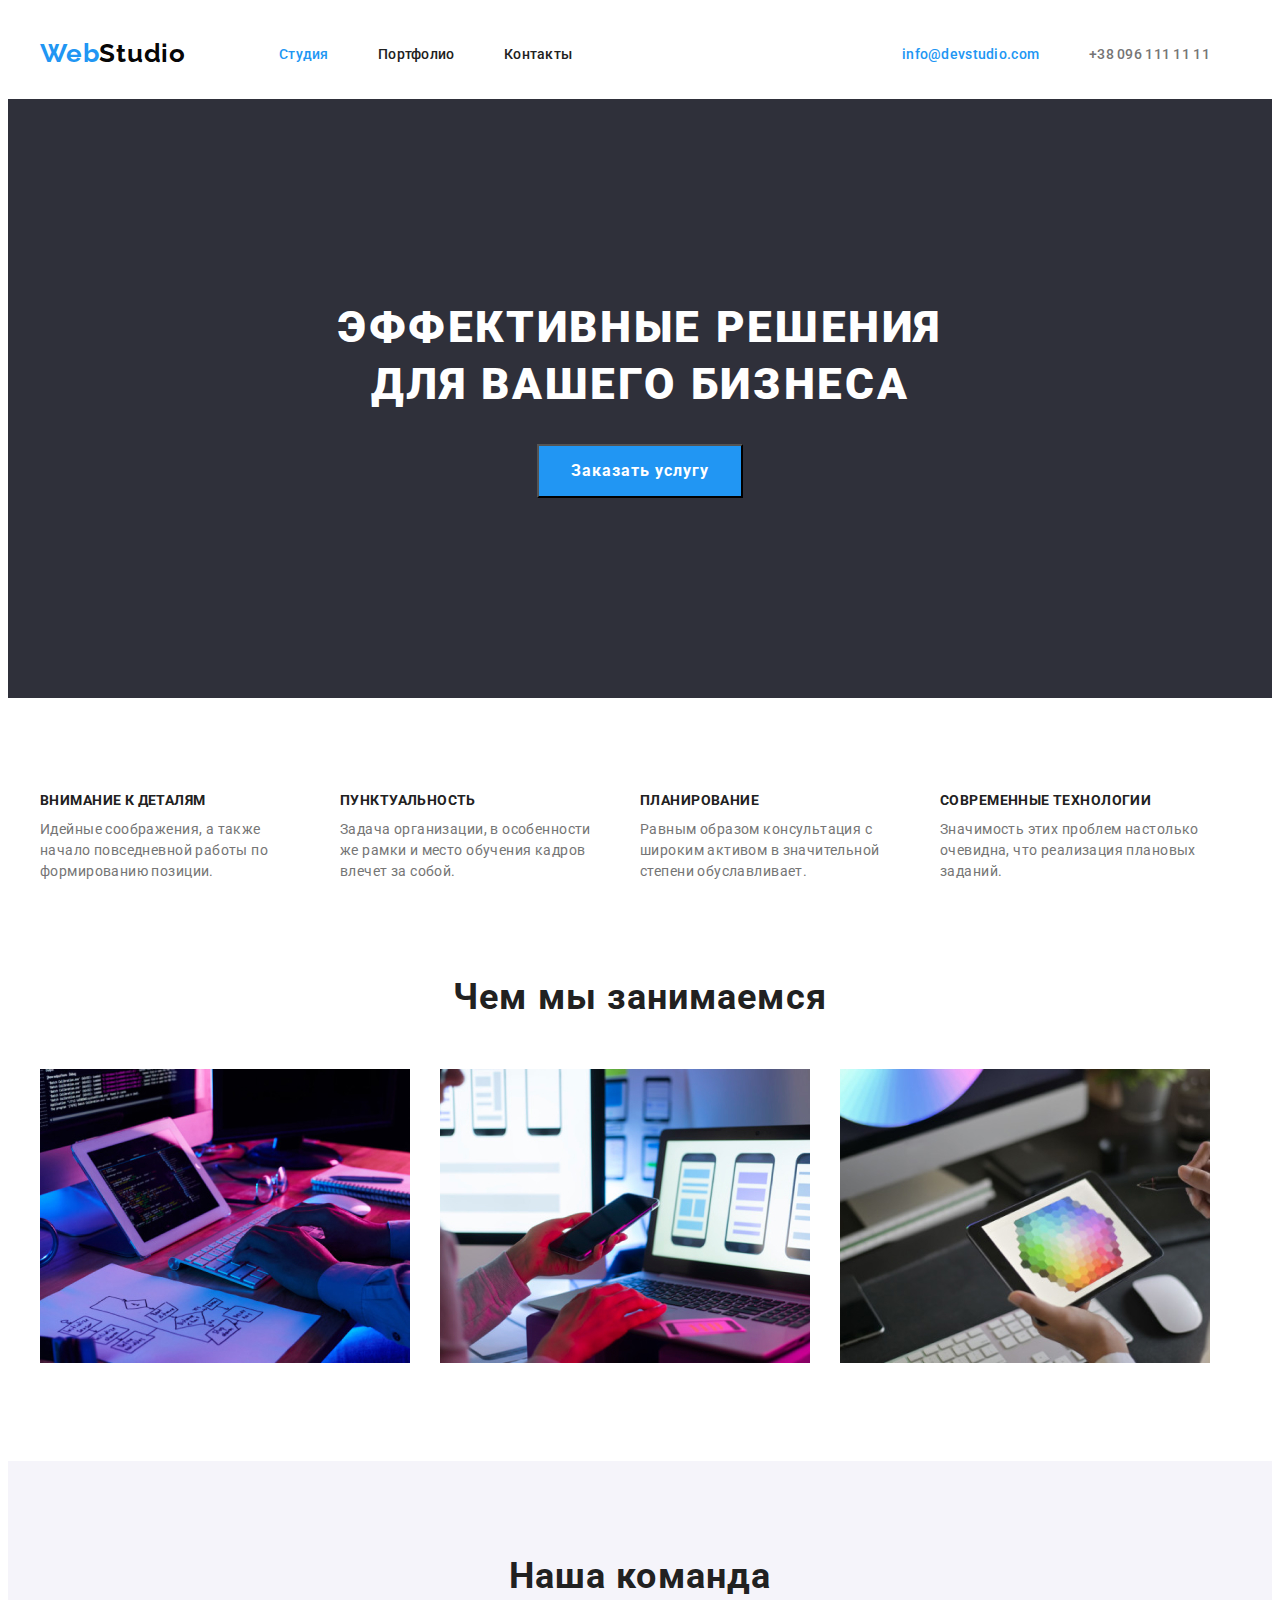
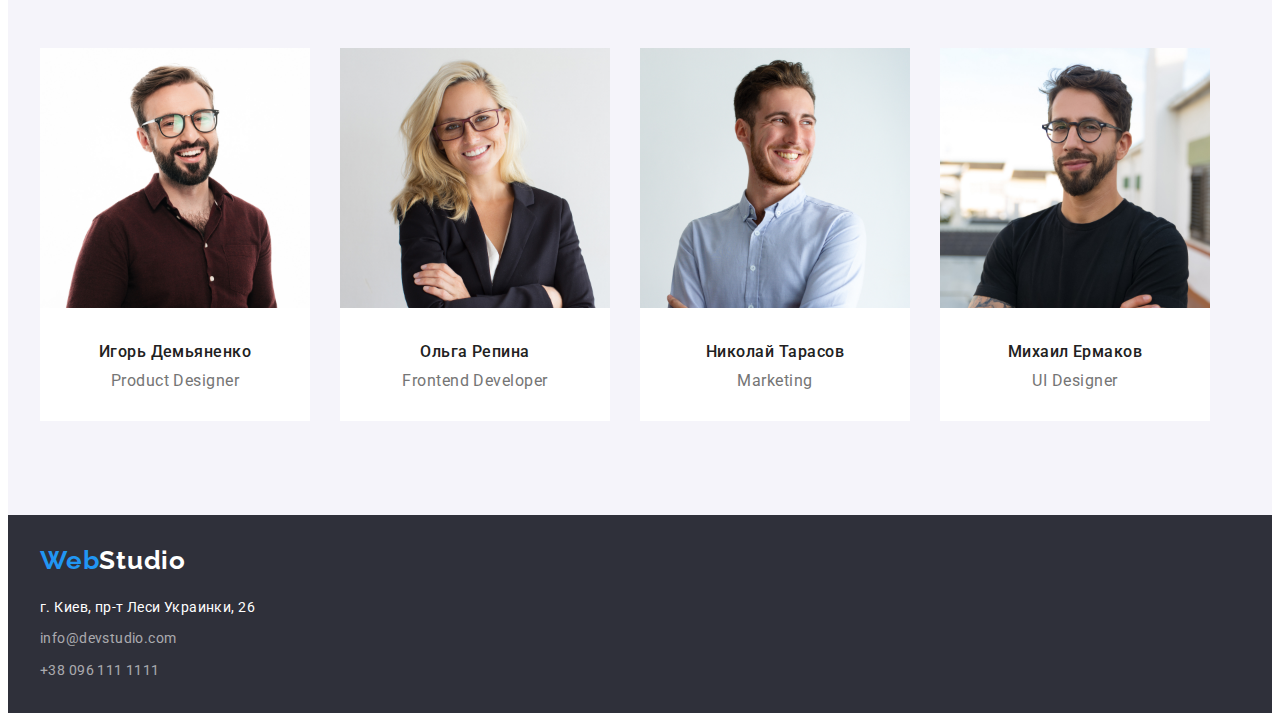
<file: index.html>
<!DOCTYPE html>
<html lang="ru">

<head>
    <meta charset="UTF-8">
    <meta http-equiv="X-UA-Compatible" content="IE=edge">
    <meta name="viewport" content="width=device-width, initial-scale=1.0">
    <title>home work 1</title>
    <link rel="preconnect" href="https://fonts.gstatic.com" />
    <link
        href="https://fonts.googleapis.com/css2?family=Raleway:wght@700&family=Roboto:wght@400;500;700;900&display=swap"
        rel="stylesheet" />

    <link rel="stylesheet" href="https://cdnjs.cloudflare.com/ajax/libs/modern-normalize/1.1.0/modern-normalize.min.css"
        integrity="sha512-wpPYUAdjBVSE4KJnH1VR1HeZfpl1ub8YT/NKx4PuQ5NmX2tKuGu6U/JRp5y+Y8XG2tV+wKQpNHVUX03MfMFn9Q=="
        crossorigin="anonymous" referrerpolicy="no-referrer" />
    <link rel="stylesheet" href="./css/styles.css" />
</head>

<body>
    <!--Верхня лінія-->
    <header class="header">
        <div class="container header-container">
            <a class="logo" href="./index.html"> <span class="logo-1">Web</span><span class="logo-2">Studio</span></a>
            <nav class="header-nav">
                <ul class="header-list">
                    <li class="header-item header-item1"><a class="header-link-1" href="index.html">Студия</a></li>
                    <li class="header-item header-item2"><a class="header-link-2" href="portfolio.html">Портфолио</a>
                    </li>
                    <li class="header-item header-item3"><a class="header-link-3" href=""> Контакты</a></li>
                </ul>
            </nav>
            <ul class="header-contacts">
                <li class=""><a class="header-e-mail" href="mailto:info@devstudio.com">info@devstudio.com</a></li>
                <li class="header-contacts-item"><a class="header-tel" href="tel:+380961111111">+38 096 111 11 11</a>
                </li>
            </ul>
        </div>
    </header>
    <!--Main-->
    <main>
        <!--Шапка-->
        <section class="hero" id="Студия">
            <div class="container hero-container">
                <h1 class="hero-title">Эффективные решения <br> для вашего бизнеса</h1>
                <button class="hero-btn">Заказать услугу</button>
            </div>
        </section>
        <!--Особливості-->
        <section class="specialty">
            <div class="container specialty-container">
                <h2 hidden class="specialty-title">Особенности</h2>
                <ul class="specialty-list">
                    <li class="specialty-item specialty-item-1">
                        <h3 class="specialty-subtitle">Внимание к деталям</h3>
                        <p class="specialty-text specialty-text-1">Идейные соображения, а также <br> начало повседневной
                            работы по <br>
                            формированию позиции.</p>
                    </li>
                    <li class="specialty-item specialty-item-2">
                        <h3 class="specialty-subtitle">Пунктуальность</h3>
                        <p class="specialty-text specialty-text-2">Задача организации, в особенности <br> же рамки и
                            место
                            обучения
                            кадров <br> влечет за собой.</p>
                    </li>
                    <li class="specialty-item specialty-item-3">
                        <h3 class="specialty-subtitle">Планирование</h3>
                        <p class="specialty-text specialty-text-3">Равным образом консультация с <br> широким
                            активом в
                            значительной
                            <br> степени обуславливает.
                        </p>
                    </li>
                    <li class="specialty-item specialty-item-4">
                        <h3 class="specialty-subtitle">Современные технологии</h3>
                        <p class="specialty-text specialty-text-4">Значимость этих проблем настолько <br>
                            очевидна, что
                            реализация
                            плановых <br> заданий.</p>
                    </li>
                </ul>
            </div>
        </section>
        <!--Чем мы занимаемся-->
        <section class="case">
            <div class="container case-container">
                <h2 class="case-title">Чем мы занимаемся</h2>
                <ul class="case-list">
                    <li class="case-item-1"><img class="case-photo-1" src="images/box1.jpg" alt="box1" width="370" />
                    </li>
                    <li class="case-item-2"><img class="case-photo-2" src="images/img.jpg" alt="box2" width="370" />
                    </li>
                    <li class="case-item-3"><img class="case-photo-3" src="images/box3.jpg" alt="box3" width="370" />
                    </li>
                </ul>
            </div>
        </section>
        <!--Наша команда-->
        <section class="team">
            <div class="container team-container">
                <h2 class="team-title">Наша команда</h2>
                <ul class="team-list">
                    <li class="team-item"><img class="team-photo-1" src="images/img(1).jpg" alt="1" width="270" />
                        <div class="team-subtitle-box">
                            <h3 class=" team-subtitle team-subtitle-1">Игорь Демьяненко</h3>

                            <p class="team-specialty team-specialty-1" lang="en">Product Designer</p>
                        </div>
                    </li>
                    <li class="team-item"><img class="team-photo-2" src="images/img(2).jpg" alt="2" width="270" />
                        <div class="team-subtitle-box">
                            <h3 class="team-subtitle team-subtitle-2">Ольга Репина</h3>

                            <p class="team-specialty team-specialty-2" lang="en">Frontend Developer</p>
                        </div>
                    </li>
                    <li class="team-item"><img class="team-photo-3" src="images/img(3).jpg" alt="3" width="270" />
                        <div class="team-subtitle-box">
                            <h3 class="team-subtitle team-subtitle-3">Николай Тарасов</h3>

                            <p class="team-specialty team-specialty-3" lang="en">Marketing</p>
                        </div>
                    </li>
                    <li class="team-item"><img class="team-photo-4" src="images/img(4).jpg" alt="4" width="270" />
                        <div class="team-subtitle-box">
                            <h3 class="team-subtitle team-subtitle-4">Михаил Ермаков</h3>


                            <p class="team-specialty team-specialty-4" lang="en">UI Designer</p>
                        </div>
                    </li>
                </ul>
            </div>
        </section>
    </main>
    <!--Подвал-->
    <footer class="footer">
        <div class="container footer-container">
            <a class="footer-logo" href="./index.html"><span class="footer-logo-1">Web</span><span
                    class="footer-logo-2">Studio</span></a>

            <address class="footer-adress">
                <ul class="footer-list">
                    <li class="footer-item"><a class="footer-link-1 footer-link" target="_blank"
                            rel="noopener noreferrer" href="https://goo.gl/maps/jTzLidg23AgvHUdS9"> г. Киев,
                            пр-т
                            Леси Украинки, 26</a></li>
                    <li class="footer-item"><a class="footer-link-2 footer-link"
                            href="mailto:info@devstudio.com">info@devstudio.com</a>
                    </li>
                    <li class="footer-item"><a class="footer-link-2 footer-link footer-link-3"
                            href="tel:+380961111111">+38
                            096 111 1111</a>
                    </li>
                </ul>
            </address>
        </div>
    </footer>
</body>

</html>
</file>
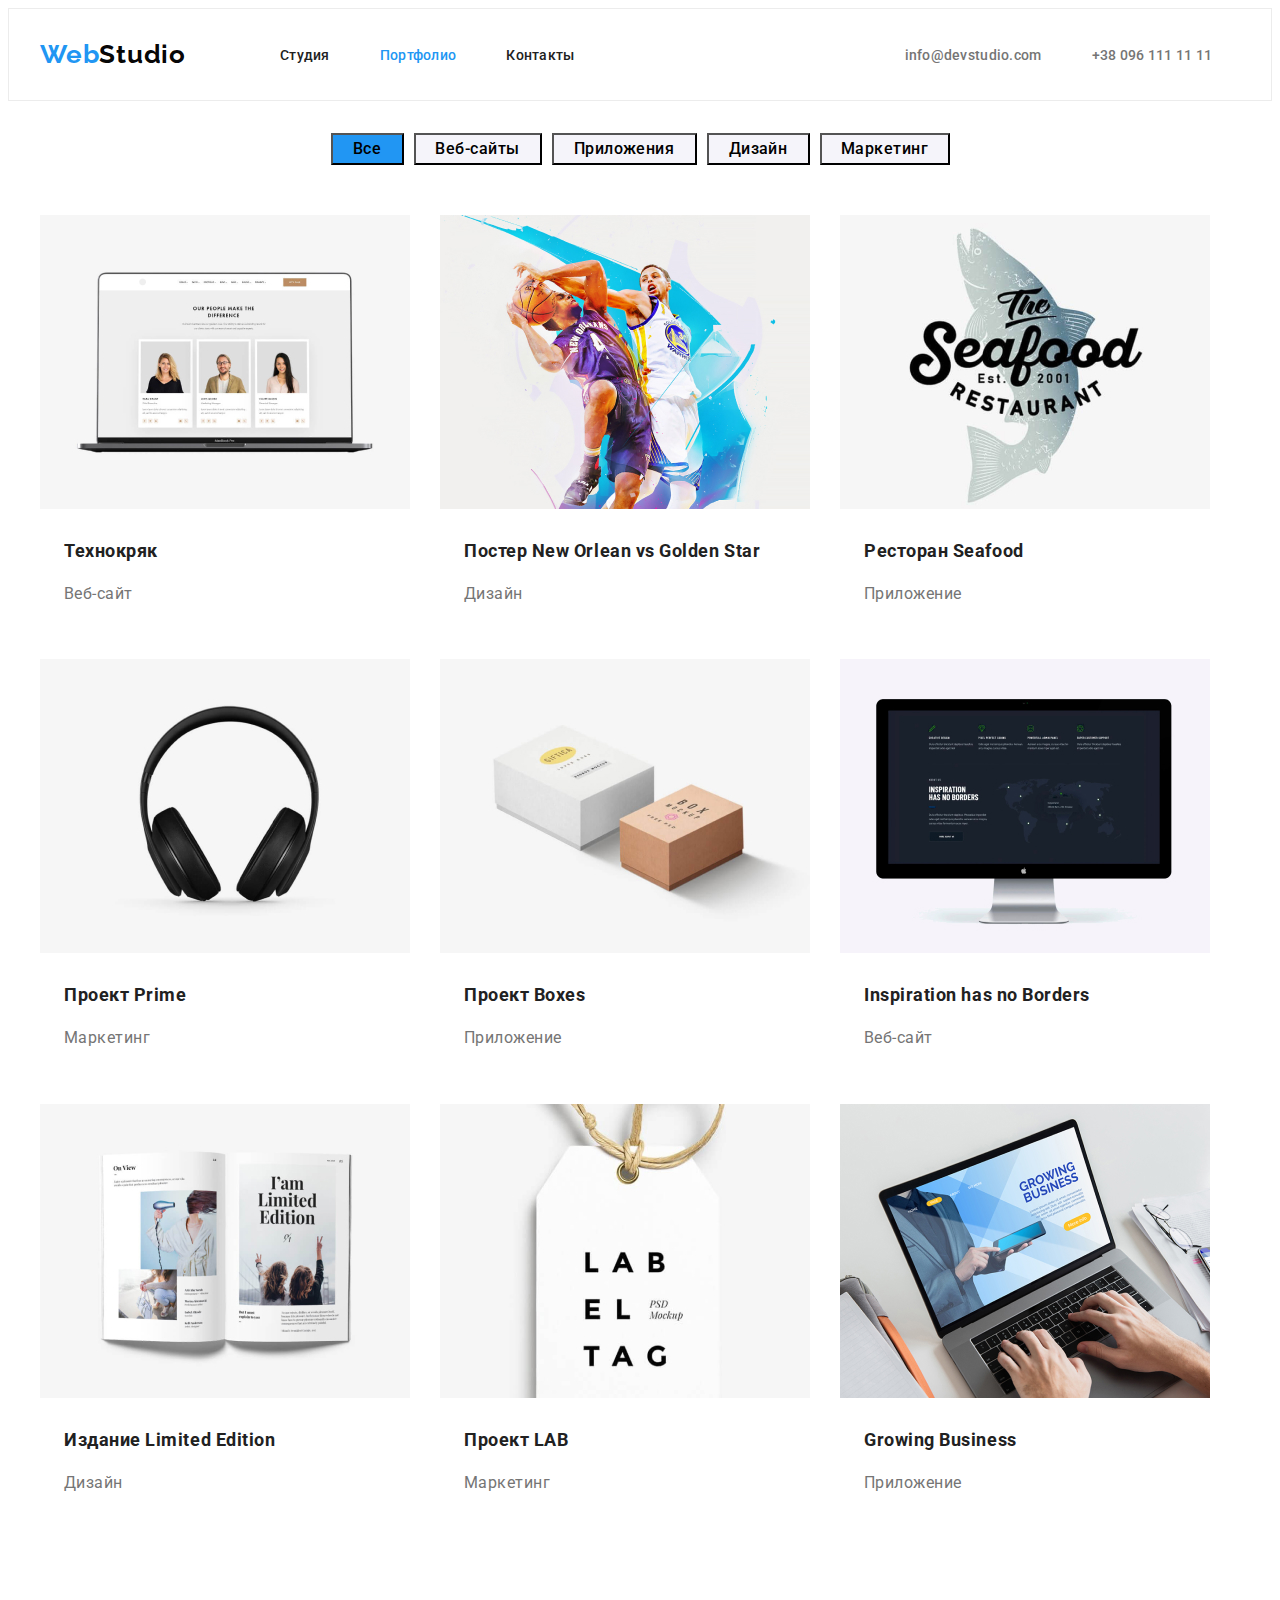
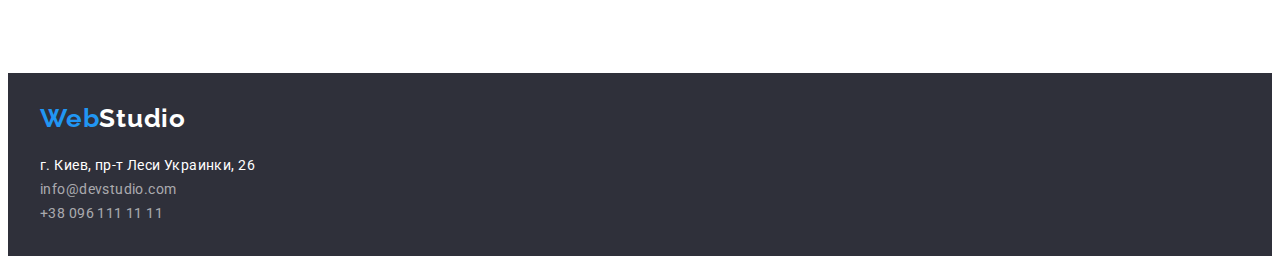
<file: portfolio.html>
<!DOCTYPE html>
<html lang="ru">

<head>
    <meta charset="UTF-8">
    <meta http-equiv="X-UA-Compatible" content="IE=edge">
    <meta name="viewport" content="width=device-width, initial-scale=1.0">
    <title>home work 2</title>
    <link rel="preconnect" href="https://fonts.gstatic.com" />
    <link
        href="https://fonts.googleapis.com/css2?family=Raleway:wght@700&family=Roboto:wght@400;500;700;900&display=swap"
        rel="stylesheet" />
    <link rel="stylesheet" href="https://cdnjs.cloudflare.com/ajax/libs/modern-normalize/1.1.0/modern-normalize.min.css"
        integrity="sha512-wpPYUAdjBVSE4KJnH1VR1HeZfpl1ub8YT/NKx4PuQ5NmX2tKuGu6U/JRp5y+Y8XG2tV+wKQpNHVUX03MfMFn9Q=="
        crossorigin="anonymous" referrerpolicy="no-referrer" />
    <link rel="stylesheet" href="css/portfolio.css" />
</head>

<body>
    <!--Верхня лінія-->
    <header class="header">
        <div class="container header-container">
            <a class="logo" href="./index.html"> <span class="logo-1">Web</span><span class="logo-2">Studio</span></a>
            <nav class="header-nav">
                <ul class="header-list">
                    <li class="header-item"><a class="header-link-1" href="index.html">Студия</a></li>
                    <li class="header-item"><a class="header-link-2" href="portfolio.html">Портфолио</a></li>
                    <li class="header-item"><a class="header-link-3" href="">Контакты</a></li>

                </ul>
            </nav>
            <ul class="header-contacts">
                <li><a class="header-e-mail" href="mailto:info@devstudio.com">info@devstudio.com</a></li>
                <li class="header-contacts-item"><a class="header-tel" href="tel:+380961111111">+38 096 111 11 11</a>
                </li>
            </ul>
        </div>
    </header>
    <main>
        <!-- portfolio -->
        <h2 hidden>Портфолио</h2>
        <section class="portfolio">
            <div class="container container-portfolio">
                <!-- Filters -->
                <ul class="filters-list">
                    <li class="filters-item">
                        <button type="button" class="filters-btm filters-btm-active filters-btm1">Все</button>
                    </li>
                    <li class="filters-item">
                        <button type="button" class="filters-btm filters-btm2">Веб-сайты</button>
                    </li>
                    <li class="filters-item">
                        <button type="button" class="filters-btm filters-btm3">Приложения</button>
                    </li>
                    <li class="filters-item">
                        <button type="button" class="filters-btm filters-btm4">Дизайн</button>
                    </li>
                    <li class="filters-item">
                        <button type="button" class="filters-btm filters-btm5">Маркетинг</button>
                    </li>
                </ul>

                <!-- Projects -->

                <ul class="projects-list">
                    <li class="projects-item">
                        <img class="projects-photo" src="images/img5.jpg" alt="project1" width="370" />
                        <div class="projects-box">
                            <h3 class="projects-title">Технокряк</h3>
                            <p class="projects-subtitle">Веб-сайт</p>
                        </div>
                    </li>
                    <li class="projects-item">
                        <img class="projects-photo" src="images/img6.jpg" alt="project2" width="370" />
                        <div class="projects-box">
                            <h3 class="projects-title">Постер New Orlean vs Golden Star</h3>
                            <p class="projects-subtitle">Дизайн</p>
                        </div>
                    </li>
                    <li class="projects-item">
                        <img class="projects-photo" src="images/img(7).jpg" alt="project3" width="370" />
                        <div class="projects-box">
                            <h3 class="projects-title">Ресторан Seafood</h3>
                            <p class="projects-subtitle">Приложение</p>
                        </div>
                    </li>
                    <li class="projects-item">
                        <img class="projects-photo" src="images/img(8).jpg" alt="project4" width="370" />
                        <div class="projects-box">
                            <h3 class="projects-title">Проект Prime</h3>
                            <p class="projects-subtitle">Маркетинг
                            </p>
                        </div>
                    </li>
                    <li class="projects-item">
                        <img class="projects-photo" src="images/img(9).jpg" alt="project5" width="370" />
                        <div class="projects-box">
                            <h3 class="projects-title">Проект Boxes</h3>
                            <p class="projects-subtitle">Приложение </p>
                        </div>
                    </li>
                    <li class="projects-item">
                        <img class="projects-photo" src="images/img(10).jpg" alt="project6" width="370" />
                        <div class="projects-box">
                            <h3 class="projects-title">Inspiration has no Borders</h3>
                            <p class="projects-subtitle">Веб-сайт</p>
                        </div>
                    </li>
                    <li class="projects-item">
                        <img class="projects-photo" src="images/img(11).jpg" alt="project7" width="370" />
                        <div class="projects-box">
                            <h3 class="projects-title">Издание Limited Edition</h3>
                            <p class="projects-subtitle">Дизайн</p>
                        </div>
                    </li>
                    <li class="projects-item">
                        <img class="projects-photo" src="images/img(12).jpg" alt="project8" width="370" />
                        <div class="projects-box">
                            <h3 class="projects-title">Проект LAB</h3>
                            <p class="projects-subtitle">Маркетинг</p>
                        </div>
                    </li>
                    <li class="projects-item">
                        <img class="projects-photo" src="images/img(13).jpg" alt="project9" width="370" />
                        <div class="projects-box">
                            <h3 class="projects-title">Growing Business</h3>
                            <p class="projects-subtitle">Приложение</p>
                        </div>
                    </li>
                </ul>
            </div>
        </section>
    </main>


    <footer class="footer">
        <div class="container footer-container">
            <a class="footer-logo" href="./index.html"><span class="footer-logo-1">Web</span><span
                    class="footer-logo-2">Studio</span></a>
            <address class="footer-adress">
                <ul class="footer-list">
                    <li class="footer-item"><a class="footer-link-1 footer-link" target="_blank"
                            rel="noopener noreferrer" href="https://goo.gl/maps/jTzLidg23AgvHUdS9"> г. Киев,
                            пр-т
                            Леси Украинки, 26</a></li>
                    <li class="footer-item"><a class="footer-link2 footer-link"
                            href="mailto:info@devstudio.com">info@devstudio.com</a>
                    </li>
                    <li class="footer-item"><a class="footer-link2 footer-link" href="tel:+380961111111">+38 096 111 11
                            11</a></li>
                </ul>
            </address>
        </div>
    </footer>
</body>
</file>
<file: css/styles.css>
body {
  background-color: rgbargba(245, 244, 250, 1);
  color: rgba(117, 117, 117, 1);
  font-family: "Roboto", "sans-serif";
}

.container {
  width: 1200px;
  padding: 0px 15px 0px 15px;
  margin-left: auto;
  margin-right: auto;
}
/* Header */
.header {
  padding-top: 30px;
  padding-bottom: 30px;
}
.header-container {
  display: flex;
  align-items: center;
}
/* Logo */
.logo {
  font-family: "Raleway";
  font-weight: 700;
  font-size: 26px;
  line-height: 1.2;
  letter-spacing: 0.03em;
  text-decoration: none;
}

.logo-2 {
  color: rgba(0, 0, 0, 0.986);
}
.logo-1 {
  color: rgba(33, 150, 243, 1);
}
.header-list,
.header-contacts {
  list-style: none;
  display: flex;
}
.header-nav {
  margin-left: 93px;
}
.header-list {
  gap: 50px;
  padding: 0;
  margin: 0;
}
.header-item1 {
  width: 49px;
}
.header-item2 {
  width: 76px;
}
.header-item3 {
  width: 68px;
}

.header-link-1,
.header-link-2,
.header-link-3 {
  font-weight: 500;
  font-size: 14px;
  line-height: 1.2;
  letter-spacing: 0.02em;
  text-decoration: none;
}
.header-link-1 {
  color: rgba(33, 150, 243, 1);
}
.header-link-2,
.header-link-3 {
  color: rgba(33, 33, 33, 1);
}
.header-link-2:hover,
.header-link-2:focus,
.header-link-3:hover,
.header-link-3:focus {
  color: rgba(33, 150, 243, 1);
}

.header-contacts {
  gap: 50px;
  padding: 0;
  margin: 0px 0px 0px 330px;
}

.header-tel,
.header-e-mail {
  font-weight: 500;
  font-size: 14px;
  line-height: 1.2;
  letter-spacing: 0.02em;
  text-decoration: none;
}
.header-e-mail {
  color: rgba(33, 150, 243, 1);
}
.header-tel {
  color: rgba(117, 117, 117, 1);
}
.header-tel:hover {
  color: rgba(33, 150, 243, 1);
}

/* Hero */
.hero {
  color: rgba(255, 255, 255, 1);
  background-color: rgba(47, 48, 58, 1);
  padding-top: 200px;
  padding-bottom: 200px;
}

.hero-title {
  font-weight: 900;
  font-size: 44px;
  line-height: 1.3;
  text-align: center;
  letter-spacing: 0.06em;
  text-transform: uppercase;
  margin: 0;
  padding: 0;
}

.hero-btn {
  color: #ffffff;
  background-color: rgba(33, 150, 243, 1);
  cursor: pointer;
  font-weight: 700;
  font-size: 16px;
  line-height: 1.9;
  font-family: inherit;
  letter-spacing: 0.06em;
  display: block;
  margin: 30px auto 0px auto;
  padding: 10px 32px 10px 32px;
}

/* specialty */
.specialty {
  padding-top: 94px;
  padding-bottom: 94px;
}
.specialty-list {
  list-style: none;
  display: flex;
  gap: 30px;
  padding: 0;
  margin: 0;
}
.specialty-item {
  margin: 0;
  width: 270px;
}
.specialty-subtitle {
  color: rgba(33, 33, 33, 1);
  font-weight: 700;
  font-size: 14px;
  line-height: 1.2;
  letter-spacing: 0.03em;
  text-transform: uppercase;
  margin: 0px 0px 10px 0px;
}
.specialty-text {
  color: rgba(117, 117, 117, 1);
  line-height: 1.5;
  letter-spacing: 0.03em;
  font-size: 14px;
  margin: 0;
}

/* Case */
.case {
  padding-bottom: 94px;
}
.case-list {
  display: flex;
  gap: 30px;
  padding: 0;
}
.case-title {
  color: rgba(33, 33, 33, 1);
  font-weight: 700;
  font-size: 36px;
  line-height: 1.2;
  text-align: center;
  letter-spacing: 0.03em;
  margin: 0px 0px 50px 0px;
  padding: 0;
}
.case-list {
  list-style: none;
  padding: 0;
  margin: 0;
}

/* Team */
.team {
  background-color: rgba(245, 244, 250, 1);
  padding-top: 94px;
  padding-bottom: 94px;
}
.team-container {
}
.team-title {
  font-weight: 700;
  font-size: 36px;
  line-height: 1.2;
  text-align: center;
  letter-spacing: 0.03em;
  color: rgba(33, 33, 33, 1);
  padding: 0;
  margin: 0px 0px 50px 0px;
}

.team-list {
  display: flex;
  gap: 30px;
  padding: 0;
  margin: 0;
}
.team-item {
  background-color: rgba(255, 255, 255, 1);
  list-style: none;
  width: 270px;
  padding: 0;
  margin: 0;
}

.team-subtitle {
  color: rgba(33, 33, 33, 1);
  font-weight: 500;
  font-size: 16px;
  line-height: 1.2;
  letter-spacing: 0.03em;
  text-align: center;
  padding: 0;
  margin: 0px 0px 10px 0px;
}
.team-subtitle-box {
  padding-top: 30px;
  padding-bottom: 30px;
}

.team-specialty {
  color: rgba(117, 117, 117, 1);
  /* font-weight: 400;
  font-size: 16px; */
  line-height: 1.2;
  letter-spacing: 0.03em;
  text-align: center;
  padding: 0;
  margin: 0;
}

/* Footer */
.footer {
  background-color: rgba(47, 48, 58, 1);
  padding-top: 30px;
  padding-bottom: 30px;
}

.footer-logo {
  font-family: "Raleway";
  font-style: normal;
  font-weight: 700;
  font-size: 26px;
  line-height: 1.2;
  letter-spacing: 0.03em;
  text-decoration: none;
}

.footer-logo-1 {
  color: rgba(33, 150, 243, 1);
}
.footer-logo-2 {
  color: rgba(255, 255, 255, 1);
}
.footer-adress {
  font-style: normal;
  margin-top: 20px;
}
.footer-list {
  list-style: none;
  padding: 0;
  display: flex;
  flex-direction: column;
  gap: 8px;
  margin: 0;
}
.footer-link-1 {
  color: rgba(255, 255, 255, 1);
  font-weight: 400;
  font-size: 14px;
  line-height: 1.7;
  letter-spacing: 0.03em;
  text-decoration: none;
}
.footer-link-2 {
  color: rgba(255, 255, 255, 0.6);
  font-weight: 400;
  font-size: 14px;
  line-height: 1.7;
  letter-spacing: 0.03em;
  text-decoration: none;
}

.footer-link:hover,
.footer-link:focus,
.footer-link-1:hover,
.footer-link-1:focus {
  color: rgba(33, 150, 243, 1);
}
</file>
<file: css/portfolio.css>
body {
  background-color: rgba(255, 255, 255, 1);
  color: rgba(117, 117, 117, 1);
  font-family: "Roboto", "sans-serif";
}
.container {
  width: 1200px;
  padding: 0px 15px 0px 15px;
  margin-left: auto;
  margin-right: auto;
}

/* Header */
.header {
  padding-top: 30px;
  padding-bottom: 30px;

  border: 1px solid rgba(236, 236, 236, 1);
}
.header-container {
  display: flex;
  align-items: center;
}
/* Logo */
.logo {
  font-family: "Raleway";
  font-weight: 700;
  font-size: 26px;
  line-height: 1.2;
  letter-spacing: 0.03em;
  text-decoration: none;
}

.logo-2 {
  color: rgba(0, 0, 0, 0.986);
}

.logo-1 {
  color: rgba(33, 150, 243, 1);
}
/* Link */
.header-nav {
  margin-left: 94px;
}

.header-list,
.header-contacts {
  list-style: none;
  display: flex;
  gap: 50px;
  padding: 0;
  margin: 0;
}

.header-item1 {
  width: 49px;
}
.header-item2 {
  width: 76px;
}
.header-item3 {
  width: 68px;
}
.header-link-1,
.header-link-2,
.header-link-3 {
  font-weight: 500;
  font-size: 14px;
  line-height: 1.2;
  letter-spacing: 0.02em;
  text-decoration: none;
}
.header-link-2 {
  color: rgba(33, 150, 243, 1);
}
.header-link-1,
.header-link-3 {
  color: rgba(33, 33, 33, 1);
}
.header-link-1:hover,
.header-link-1:focus,
.header-link-3:hover,
.header-link-3:focus {
  color: rgba(33, 150, 243, 1);
}

/* Contacts */
.header-contacts {
  margin-left: 330px;
}

.header-tel,
.header-e-mail {
  font-weight: 500;
  font-size: 14px;
  line-height: 1.2;
  letter-spacing: 0.02em;
  text-decoration: none;
}
.header-e-mail {
  color: rgba(117, 117, 117, 1);
}
.header-tel {
  color: rgba(117, 117, 117, 1);
}
.header-tel:hover,
.header-e-mail:hover,
.header-tel:focus,
.header-e-mail:focus {
  color: rgba(33, 150, 243, 1);
}

/* Portfolio */

.portfolio {
  padding-top: 32px;
  padding-bottom: 155px;
}

/* Filters */

.filters-list {
  list-style: none;
  display: flex;
  padding: 0;
  gap: 10px;
  margin: 0;
  justify-content: center;
}
.filters-btm {
  background-color: rgba(245, 244, 250, 1);
  cursor: pointer;
  font-weight: 500;
  font-size: 16px;
  line-height: 1.6;
  font-family: inherit;
  letter-spacing: 0.03em;
}
.filters-btm:hover,
.filters-btm:focus {
  background-color: rgba(33, 150, 243, 1);
}

.filters-btm-active {
  background-color: rgba(33, 150, 243, 1);
}
.filters-btm1 {
  width: 73px;
}
.filters-btm2 {
  width: 128px;
}
.filters-btm3 {
  width: 145px;
}
.filters-btm4 {
  width: 103px;
}
.filters-btm5 {
  width: 130px;
}

/* Projects */
.projects-list {
  list-style: none;
  margin: 50px 0px 0px 0px;
  padding: 0;
  display: flex;
  flex-wrap: wrap;
  gap: 30px;
}

.projects-box {
  padding: 20px 24px 20px 24px;
}

.projects-title {
  font-weight: 700;
  font-size: 18px;
  line-height: 2;
  letter-spacing: 0.03em;
  color: rgba(33, 33, 33, 1);
  margin: 0;
  margin-bottom: 10px;
  padding: 0;
}
.projects-subtitle {
  line-height: 1.9;
  letter-spacing: 0.03em;
  color: rgb(117, 117, 117);
  margin: 0;
  padding: 0;
}

/* Footer */

.footer {
  background-color: rgba(47, 48, 58, 1);
  padding: 30px 0px 30px 0px;
}

.footer-logo {
  font-family: "Raleway";
  font-style: normal;
  font-weight: 700;
  font-size: 26px;
  line-height: 1.2;
  letter-spacing: 0.03em;
  text-decoration: none;
}

.footer-logo-1 {
  color: rgba(33, 150, 243, 1);
}
.footer-logo-2 {
  color: rgba(255, 255, 255, 1);
}
.footer-adress {
  font-style: normal;
  margin-top: 20px;
}
.footer-list {
  list-style: none;
  padding: 0;
  margin: 0;
  flex-direction: column;
  gap: 8px;
}
.footer-link-1 {
  color: rgba(255, 255, 255, 1);
  font-weight: 400;
  font-size: 14px;
  line-height: 1.7;
  letter-spacing: 0.03em;
  text-decoration: none;
}
.footer-link2 {
  color: rgba(255, 255, 255, 0.6);
  font-weight: 400;
  font-size: 14px;
  line-height: 1.7;
  letter-spacing: 0.03em;
  text-decoration: none;
}
.footer-link:hover,
.footer-link:focus,
.footer-link-1:hover,
.footer-link-1:focus {
  color: rgba(33, 150, 243, 1);
}
</file>
